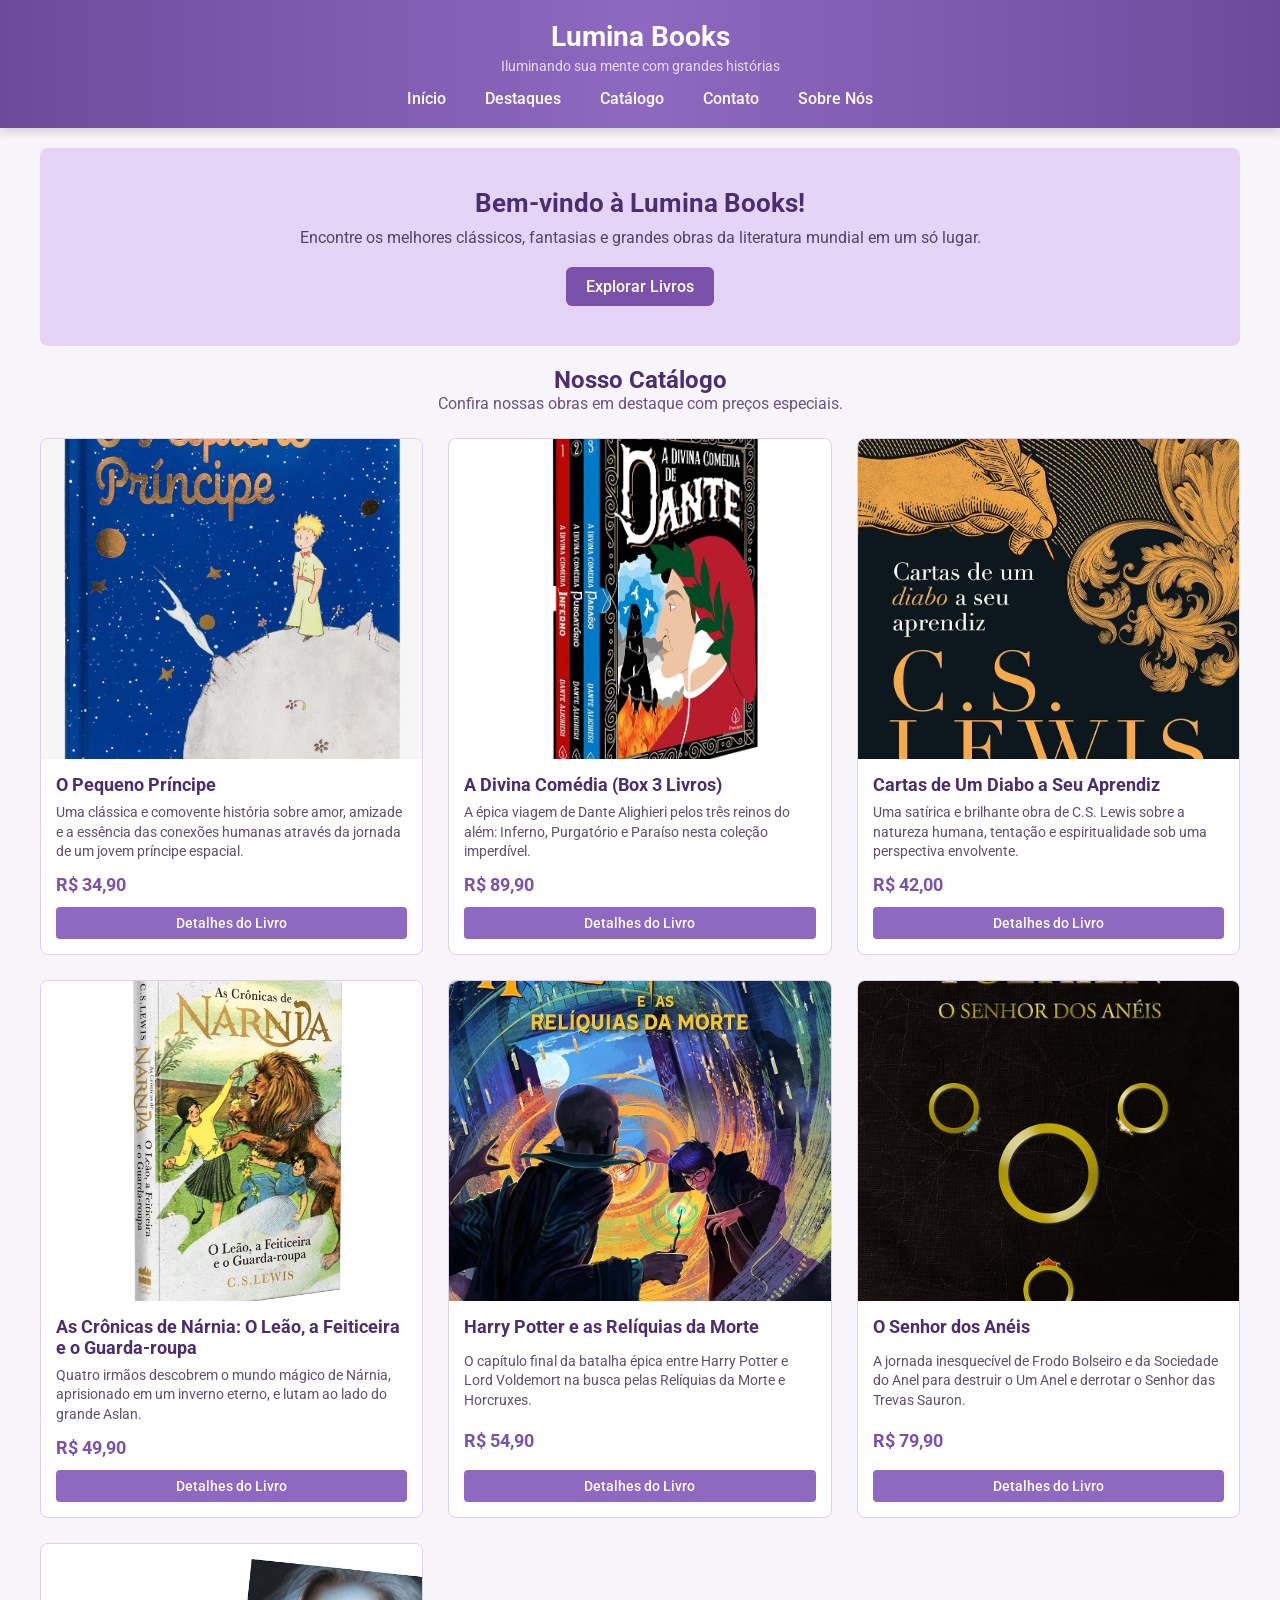
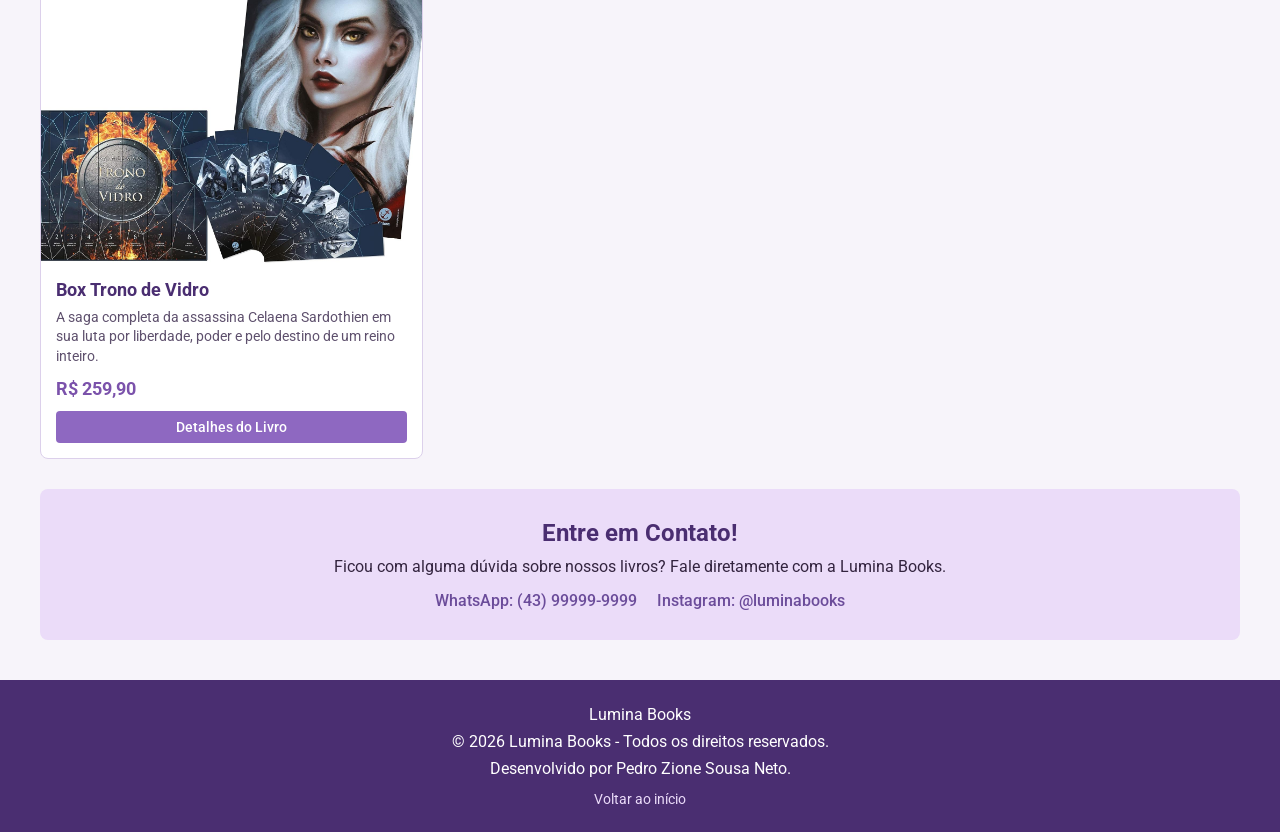
<file: index.html>
<!DOCTYPE html>
<html lang="pt-BR">
<head>
    <!-- Integrante: Pedro Zione Sousa Neto -->
    <meta charset="UTF-8">
    <meta name="viewport" content="width=device-width, initial-scale=1.0">
    <title>Lumina Books | Sua Livraria Online</title>
    <link rel="stylesheet" href="style.css">
    <link rel="preconnect" href="https://fonts.googleapis.com">
    <link rel="preconnect" href="https://fonts.gstatic.com" crossorigin>
    <link href="https://fonts.googleapis.com/css2?family=Roboto:wght@400;500;700&display=swap" rel="stylesheet">
</head>
<body>

    <!-- Cabeçalho -->
    <header id="topo">
        <div class="logo">
            <h1>Lumina Books</h1>
        </div>
        <p class="subtitulo">Iluminando sua mente com grandes histórias</p>

        <!-- Menu de navegação -->
        <nav>
            <ul class="menu">
                <li><a href="#topo">Início</a></li>
                <li><a href="#destaques">Destaques</a></li>
                <li><a href="#catalogo">Catálogo</a></li>
                <li><a href="#contato">Contato</a></li>
                <li><a href="sobre.html">Sobre Nós</a></li>
            </ul>
        </nav>
    </header>

    <!-- Conteúdo principal -->
    <main>

        <!-- Banner de Boas-Vindas -->
        <section class="banner">
            <div class="banner-conteudo">
                <h2>Bem-vindo à Lumina Books!</h2>
                <p>Encontre os melhores clássicos, fantasias e grandes obras da literatura mundial em um só lugar.</p>
                <a href="#catalogo" class="botao">Explorar Livros</a>
            </div>
        </section>

        <!-- Catálogo de Produtos (Cards) -->
        <section id="catalogo" class="produtos">

            <div class="titulo-secao">
                <h2>Nosso Catálogo</h2>
                <p>Confira nossas obras em destaque com preços especiais.</p>
            </div>

            <!-- Grade de produtos: Flexbox/Grid -->
            <div class="grade-produtos" id="destaques">

                <!-- Produto 1 -->
                <article class="card-produto">
                    <img src="O Pequeno Príncipe.jpg" alt="Capa do livro O Pequeno Príncipe">
                    <div class="info-produto">
                        <h3>O Pequeno Príncipe</h3>
                        <p class="descricao">Uma clássica e comovente história sobre amor, amizade e a essência das conexões humanas através da jornada de um jovem príncipe espacial.</p>
                        <p class="preco">R$ 34,90</p>
                        <a href="sobre.html" class="botao-produto">Detalhes do Livro</a>
                    </div>
                </article>

                <!-- Produto 2 -->
                <article class="card-produto">
                    <img src="A divina comédia - Box com 3 livros.jpg" alt="Box A Divina Comédia">
                    <div class="info-produto">
                        <h3>A Divina Comédia (Box 3 Livros)</h3>
                        <p class="descricao">A épica viagem de Dante Alighieri pelos três reinos do além: Inferno, Purgatório e Paraíso nesta coleção imperdível.</p>
                        <p class="preco">R$ 89,90</p>
                        <a href="sobre.html" class="botao-produto">Detalhes do Livro</a>
                    </div>
                </article>

                <!-- Produto 3 -->
                <article class="card-produto">
                    <img src="Cartas de um diabo a seu aprendiz.jpg" alt="Capa do livro Cartas de um Diabo a seu Aprendiz">
                    <div class="info-produto">
                        <h3>Cartas de Um Diabo a Seu Aprendiz</h3>
                        <p class="descricao">Uma satírica e brilhante obra de C.S. Lewis sobre a natureza humana, tentação e espiritualidade sob uma perspectiva envolvente.</p>
                        <p class="preco">R$ 42,00</p>
                        <a href="sobre.html" class="botao-produto">Detalhes do Livro</a>
                    </div>
                </article>

                <!-- Produto 4 -->
                <article class="card-produto">
                    <img src="As Crônicas de Nárnia  O Leão, a Feiticeira e o Guarda-roupa.jpg" alt="Capa de As Crônicas de Nárnia">
                    <div class="info-produto">
                        <h3>As Crônicas de Nárnia: O Leão, a Feiticeira e o Guarda-roupa</h3>
                        <p class="descricao">Quatro irmãos descobrem o mundo mágico de Nárnia, aprisionado em um inverno eterno, e lutam ao lado do grande Aslan.</p>
                        <p class="preco">R$ 49,90</p>
                        <a href="sobre.html" class="botao-produto">Detalhes do Livro</a>
                    </div>
                </article>

                <!-- Produto 5 -->
                <article class="card-produto">
                    <img src="Harry Potter e as Relíquias da Morte.jpg" alt="Capa de Harry Potter e as Relíquias da Morte">
                    <div class="info-produto">
                        <h3>Harry Potter e as Relíquias da Morte</h3>
                        <p class="descricao">O capítulo final da batalha épica entre Harry Potter e Lord Voldemort na busca pelas Relíquias da Morte e Horcruxes.</p>
                        <p class="preco">R$ 54,90</p>
                        <a href="sobre.html" class="botao-produto">Detalhes do Livro</a>
                    </div>
                </article>

                <!-- Produto 6 -->
                <article class="card-produto">
                    <img src="O Senhor dos Áneis.jpg" alt="Capa de O Senhor dos Anéis">
                    <div class="info-produto">
                        <h3>O Senhor dos Anéis</h3>
                        <p class="descricao">A jornada inesquecível de Frodo Bolseiro e da Sociedade do Anel para destruir o Um Anel e derrotar o Senhor das Trevas Sauron.</p>
                        <p class="preco">R$ 79,90</p>
                        <a href="sobre.html" class="botao-produto">Detalhes do Livro</a>
                    </div>
                </article>

                <!-- Produto 7 -->
                <article class="card-produto">
                    <img src="Box Trono de Vidro.jpg" alt="Box da série Trono de Vidro">
                    <div class="info-produto">
                        <h3>Box Trono de Vidro</h3>
                        <p class="descricao">A saga completa da assassina Celaena Sardothien em sua luta por liberdade, poder e pelo destino de um reino inteiro.</p>
                        <p class="preco">R$ 259,90</p>
                        <a href="sobre.html" class="botao-produto">Detalhes do Livro</a>
                    </div>
                </article>

            </div>
        </section>

        <!-- Contato -->
        <section id="contato" class="contato">
            <h2>Entre em Contato!</h2>
            <p>Ficou com alguma dúvida sobre nossos livros? Fale diretamente com a Lumina Books.</p>
            <div class="redes-sociais">
                <p><a href="https://wa.me/5543999999999" target="_blank">WhatsApp: (43) 99999-9999</a></p>
                <p><a href="https://www.instagram.com" target="_blank">Instagram: @luminabooks</a></p>
            </div>
        </section>

    </main>

    <!-- Rodapé -->
    <footer>
        <p>Lumina Books</p>
        <p>&copy; 2026 Lumina Books - Todos os direitos reservados.</p>
        <p>Desenvolvido por Pedro Zione Sousa Neto.</p>
        <a href="#topo">Voltar ao início</a>
    </footer>

</body>
</html>
</file>
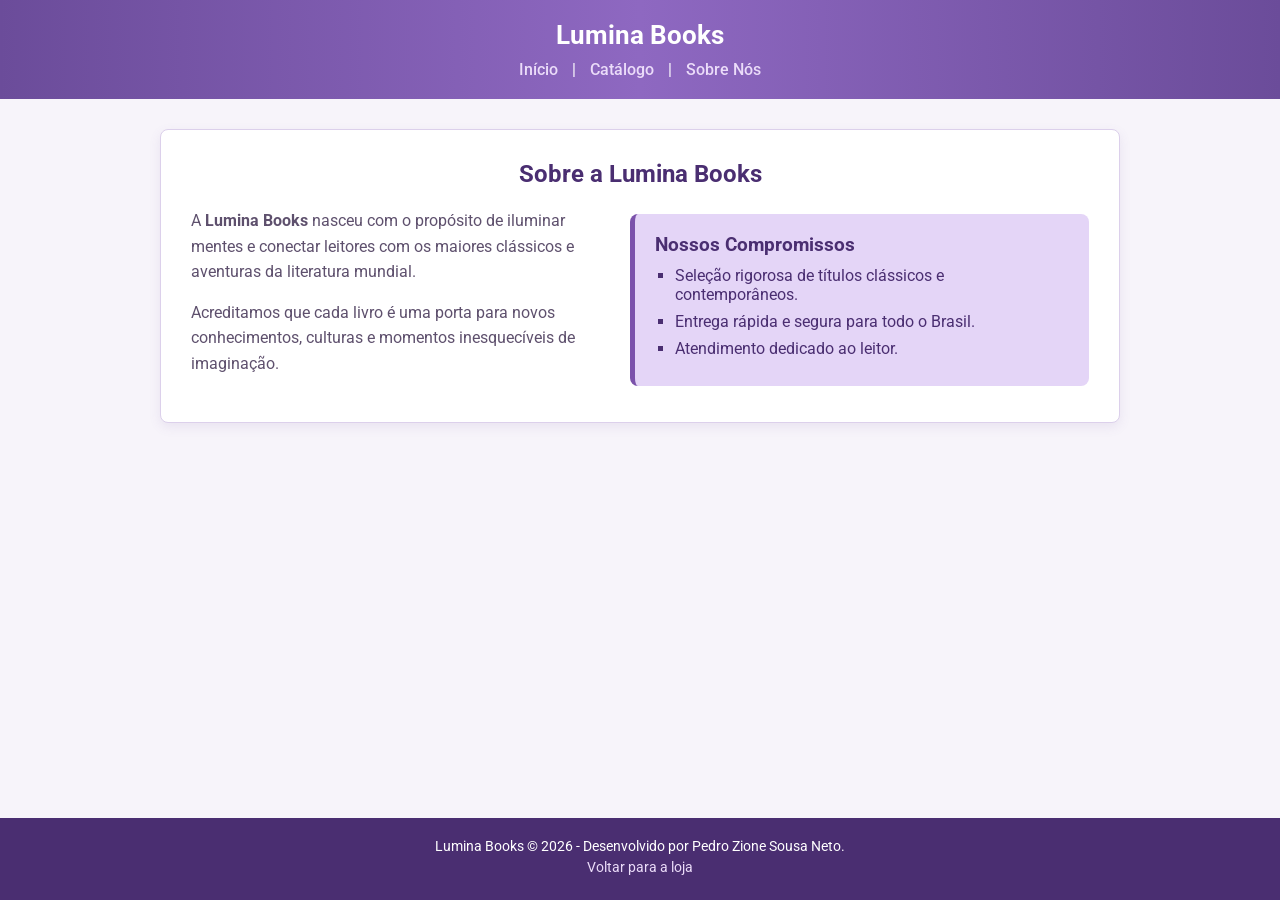
<file: sobre.html>
<!DOCTYPE html>
<html lang="pt-BR">
<head>
    <!-- Integrante: Pedro Zione Sousa Neto -->
    <meta charset="UTF-8">
    <meta name="viewport" content="width=device-width, initial-scale=1.0">
    <title>Lumina Books | Sobre Nós</title>
    <link rel="preconnect" href="https://fonts.googleapis.com">
    <link rel="preconnect" href="https://fonts.gstatic.com" crossorigin>
    <link href="https://fonts.googleapis.com/css2?family=Roboto:wght@400;500;700&display=swap" rel="stylesheet">
    
    <style>
        * {
            margin: 0;
            padding: 0;
            box-sizing: border-box;
        }

        body {
            font-family: 'Roboto', sans-serif;
            background-color: #f7f4fa;
            color: #33243f;
            min-height: 100vh;
            display: flex;
            flex-direction: column;
        }

        /* Cabeçalho */
        header {
            background: linear-gradient(to right, #6b4c9a, #8e68c1, #6b4c9a);
            color: #ffffff;
            padding: 20px;
            text-align: center;
            position: sticky;
            top: 0;
            z-index: 100;
        }

        header h1 {
            font-size: 26px;
            margin-bottom: 10px;
        }

        nav a {
            color: #ebdcf9;
            text-decoration: none;
            font-weight: 500;
            margin: 0 10px;
            transition: color 0.3s;
        }

        nav a:hover {
            color: #ffffff;
        }

        /* Seção Sobre com Flexbox */
        main {
            flex: 1;
            max-width: 1000px;
            margin: 30px auto;
            padding: 0 20px;
        }

        .container-sobre {
            background-color: #ffffff;
            border: 1px solid #dcd0eb;
            border-radius: 8px;
            padding: 30px;
            box-shadow: 0 4px 12px rgba(107, 76, 154, 0.1);
        }

        .container-sobre h2 {
            color: #4a2e71;
            margin-bottom: 15px;
            text-align: center;
        }

        .conteudo-flex {
            display: flex;
            gap: 25px;
            align-items: center;
            margin-top: 20px;
        }

        .texto-sobre {
            flex: 1;
            line-height: 1.6;
            color: #5e506d;
        }

        .texto-sobre p {
            margin-bottom: 15px;
        }

        .destaque-box {
            flex: 1;
            background-color: #e4d5f7;
            padding: 20px;
            border-radius: 8px;
            border-left: 5px solid #7b52ab;
        }

        .destaque-box h3 {
            color: #4a2e71;
            margin-bottom: 10px;
        }

        .destaque-box ul {
            list-style: square;
            padding-left: 20px;
            color: #4a2e71;
        }

        .destaque-box li {
            margin-bottom: 8px;
        }

        /* Rodapé */
        footer {
            background-color: #4a2e71;
            color: #ffffff;
            text-align: center;
            padding: 20px;
            margin-top: auto;
        }

        footer p {
            font-size: 14px;
            margin-bottom: 5px;
        }

        /* Responsividade com Media Queries */
        @media (max-width: 768px) {
            .conteudo-flex {
                flex-direction: column;
            }
        }
    </style>
</head>
<body>

    <header>
        <h1>Lumina Books</h1>
        <nav>
            <a href="index.html">Início</a> |
            <a href="index.html#catalogo">Catálogo</a> |
            <a href="sobre.html">Sobre Nós</a>
        </nav>
    </header>

    <main>
        <section class="container-sobre">
            <h2>Sobre a Lumina Books</h2>
            
            <div class="conteudo-flex">
                <div class="texto-sobre">
                    <p>A <strong>Lumina Books</strong> nasceu com o propósito de iluminar mentes e conectar leitores com os maiores clássicos e aventuras da literatura mundial.</p>
                    <p>Acreditamos que cada livro é uma porta para novos conhecimentos, culturas e momentos inesquecíveis de imaginação.</p>
                </div>

                <div class="destaque-box">
                    <h3>Nossos Compromissos</h3>
                    <ul>
                        <li>Seleção rigorosa de títulos clássicos e contemporâneos.</li>
                        <li>Entrega rápida e segura para todo o Brasil.</li>
                        <li>Atendimento dedicado ao leitor.</li>
                    </ul>
                </div>
            </div>
        </section>
    </main>

    <footer>
        <p>Lumina Books &copy; 2026 - Desenvolvido por Pedro Zione Sousa Neto.</p>
        <p><a href="index.html" style="color: #ebdcf9; text-decoration: none;">Voltar para a loja</a></p>
    </footer>

</body>
</html>
</file>
<file: style.css>
@import url('https://fonts.googleapis.com/css2?family=Roboto:wght@400;500;700&display=swap');

* {
    margin: 0;
    padding: 0;
    box-sizing: border-box;
}

body {
    width: 100%;
    min-height: 100vh;
    font-family: 'Roboto', sans-serif;
    background-color: #f7f4fa;
    color: #33243f;
}

header {
    background: linear-gradient(to right, #6b4c9a, #8e68c1, #6b4c9a);
    color: #ffffff;
    text-align: center;
    padding: 20px 10px;
    position: sticky;
    top: 0;
    z-index: 100;
    box-shadow: 0 4px 10px rgba(0, 0, 0, 0.15);
}

header h1 {
    font-size: 28px;
    margin-bottom: 5px;
}

.subtitulo {
    font-size: 14px;
    color: #ebdcf9;
    margin-bottom: 15px;
}

nav .menu {
    display: flex;
    justify-content: center;
    list-style: none;
    gap: 15px;
    flex-wrap: wrap;
}

nav a {
    color: #ffffff;
    text-decoration: none;
    font-weight: 500;
    padding: 6px 12px;
    border-radius: 4px;
    transition: background-color 0.3s, transform 0.3s;
}

nav a:hover {
    background-color: #53377a;
    transform: translateY(-2px);
}

/* Banner da Seção Principal */
.banner {
    background-color: #e4d5f7;
    text-align: center;
    padding: 40px 20px;
    margin: 20px auto;
    width: calc(100% - 40px);
    max-width: 1200px;
    border-radius: 8px;
}

.banner h2 {
    font-size: 26px;
    color: #4a2e71;
    margin-bottom: 10px;
}

.banner p {
    font-size: 16px;
    color: #55416c;
    margin-bottom: 20px;
}

.botao {
    display: inline-block;
    background-color: #7b52ab;
    color: #ffffff;
    padding: 10px 20px;
    text-decoration: none;
    border-radius: 6px;
    font-weight: 500;
    transition: background-color 0.3s, transform 0.3s;
}

.botao:hover {
    background-color: #5e3b88;
    transform: scale(1.05);
}

/* Seção de Produtos */
.produtos {
    width: calc(100% - 40px);
    max-width: 1200px;
    margin: 0 auto 30px auto;
}

.titulo-secao {
    text-align: center;
    margin-bottom: 25px;
}

.titulo-secao h2 {
    font-size: 24px;
    color: #4a2e71;
}

.titulo-secao p {
    color: #6a5385;
}

.grade-produtos {
    display: grid;
    grid-template-columns: repeat(3, 1fr);
    gap: 25px;
}

.card-produto {
    background-color: #ffffff;
    border: 1px solid #dcd0eb;
    border-radius: 8px;
    overflow: hidden;
    display: flex;
    flex-direction: column;
    justify-content: space-between;
    transition: transform 0.3s ease, box-shadow 0.3s ease;
    animation: fadeIn 0.8s ease-in-out;
}

.card-produto:hover {
    transform: translateY(-8px);
    box-shadow: 0 8px 20px rgba(107, 76, 154, 0.2);
}

.card-produto img {
    width: 100%;
    height: 320px;
    object-fit: cover;
    display: block;
}

.info-produto {
    padding: 15px;
    display: flex;
    flex-direction: column;
    flex-grow: 1;
    justify-content: space-between;
}

.info-produto h3 {
    font-size: 18px;
    color: #4a2e71;
    margin-bottom: 8px;
}

.descricao {
    font-size: 14px;
    color: #5e506d;
    line-height: 1.4;
    margin-bottom: 12px;
}

.preco {
    font-size: 18px;
    font-weight: 700;
    color: #7b52ab;
    margin-bottom: 12px;
}

.botao-produto {
    display: block;
    text-align: center;
    background-color: #8e68c1;
    color: #ffffff;
    padding: 8px 12px;
    text-decoration: none;
    border-radius: 4px;
    font-size: 14px;
    font-weight: 500;
    transition: background-color 0.3s;
}

.botao-produto:hover {
    background-color: #6b4c9a;
}

/* Contato */
.contato {
    background-color: #ebdcf9;
    text-align: center;
    padding: 30px 20px;
    width: calc(100% - 40px);
    max-width: 1200px;
    margin: 0 auto 40px auto;
    border-radius: 8px;
}

.contato h2 {
    color: #4a2e71;
    margin-bottom: 10px;
}

.redes-sociais {
    margin-top: 15px;
    display: flex;
    justify-content: center;
    gap: 20px;
    flex-wrap: wrap;
}

.redes-sociais a {
    color: #6b4c9a;
    font-weight: 500;
    text-decoration: none;
}

.redes-sociais a:hover {
    text-decoration: underline;
}

/* Rodapé */
footer {
    background-color: #4a2e71;
    color: #ffffff;
    text-align: center;
    padding: 25px 15px;
    display: flex;
    flex-direction: column;
    gap: 8px;
    align-items: center;
}

footer a {
    color: #ebdcf9;
    text-decoration: none;
    font-size: 14px;
    margin-top: 5px;
}

footer a:hover {
    text-decoration: underline;
}

@keyframes fadeIn {
    from {
        opacity: 0;
        transform: translateY(15px);
    }
    to {
        opacity: 1;
        transform: translateY(0);
    }
}

@media (max-width: 992px) {
    .grade-produtos {
        grid-template-columns: repeat(2, 1fr);
    }
    
    .card-produto img {
        height: 280px;
    }
}

@media (max-width: 600px) {
    .grade-produtos {
        grid-template-columns: 1fr;
    }

    nav .menu {
        flex-direction: column;
        gap: 8px;
    }

    .card-produto img {
        height: 350px;
    }
}
</file>
